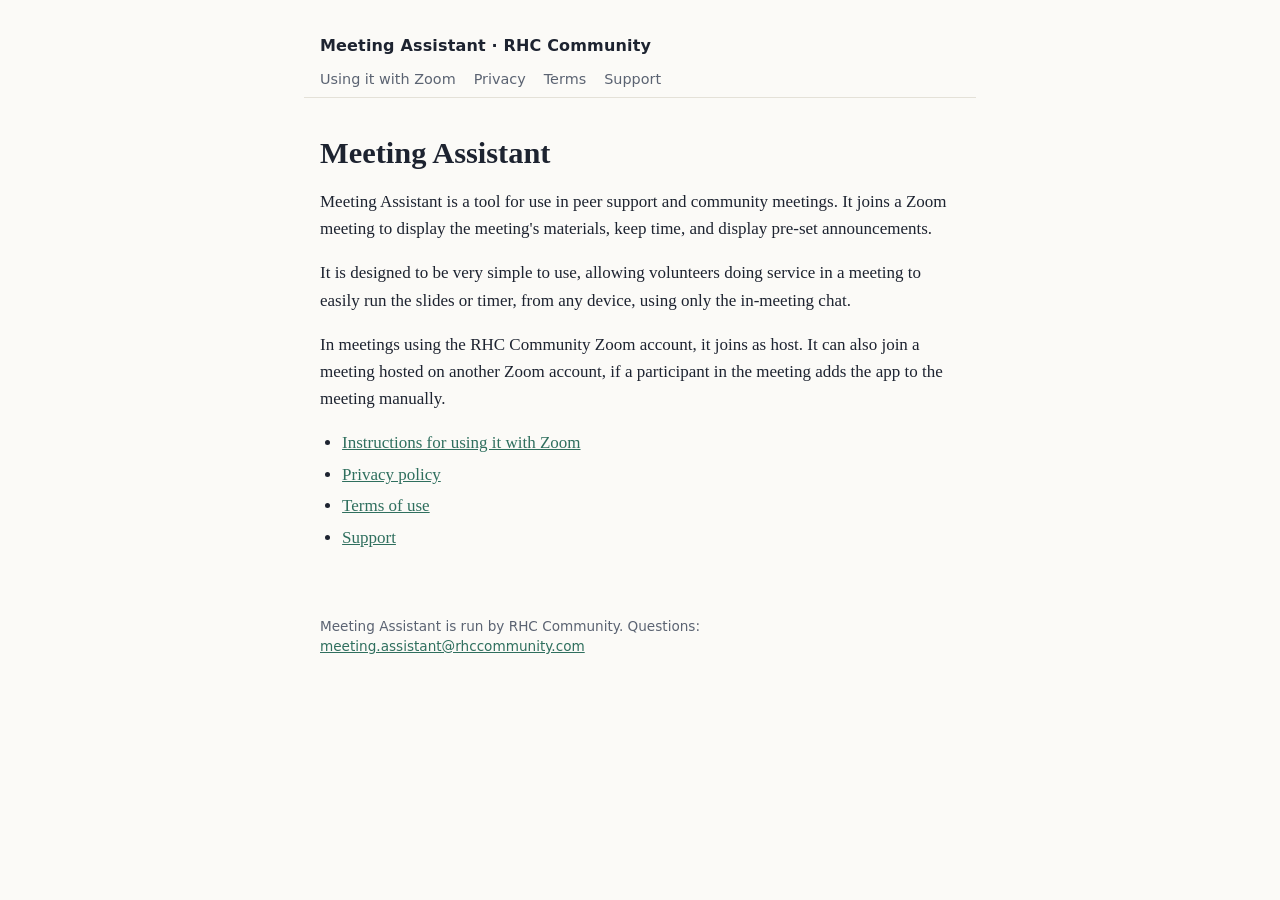
<file: index.html>
<!doctype html>
<html lang="en">
  <head>
    <meta charset="utf-8" />
    <meta name="viewport" content="width=device-width, initial-scale=1" />
    <title>Meeting Assistant</title>
    <meta
      name="description"
      content="Meeting Assistant, a Zoom meeting assistant run by RHC Community."
    />
    <link rel="stylesheet" href="./style.css" />
  </head>
  <body>
    <header>
      <a class="home" href="/">Meeting Assistant · RHC Community</a>
      <nav>
        <a href="./zoom/">Using it with Zoom</a><a href="./privacy/">Privacy</a
        ><a href="./terms/">Terms</a><a href="./support/">Support</a>
      </nav>
    </header>
    <main>
      <h1>Meeting Assistant</h1>
      <p>
        Meeting Assistant is a tool for use in peer support and community
        meetings. It joins a Zoom meeting to display the meeting's materials,
        keep time, and display pre-set announcements.
      </p>
      <p>
        It is designed to be very simple to use, allowing volunteers doing
        service in a meeting to easily run the slides or timer, from any device,
        using only the in-meeting chat.
      </p>
      <p>
        In meetings using the RHC Community Zoom account, it joins as host. It
        can also join a meeting hosted on another Zoom account, if a participant
        in the meeting adds the app to the meeting manually.
      </p>
      <ul>
        <li><a href="./zoom/">Instructions for using it with Zoom</a></li>
        <li><a href="./privacy/">Privacy policy</a></li>
        <li><a href="./terms/">Terms of use</a></li>
        <li><a href="./support/">Support</a></li>
      </ul>
    </main>
    <footer>
      Meeting Assistant is run by RHC Community. Questions:
      <a href="mailto:meeting.assistant@rhccommunity.com"
        >meeting.assistant@rhccommunity.com</a
      >
    </footer>
  </body>
</html>
</file>
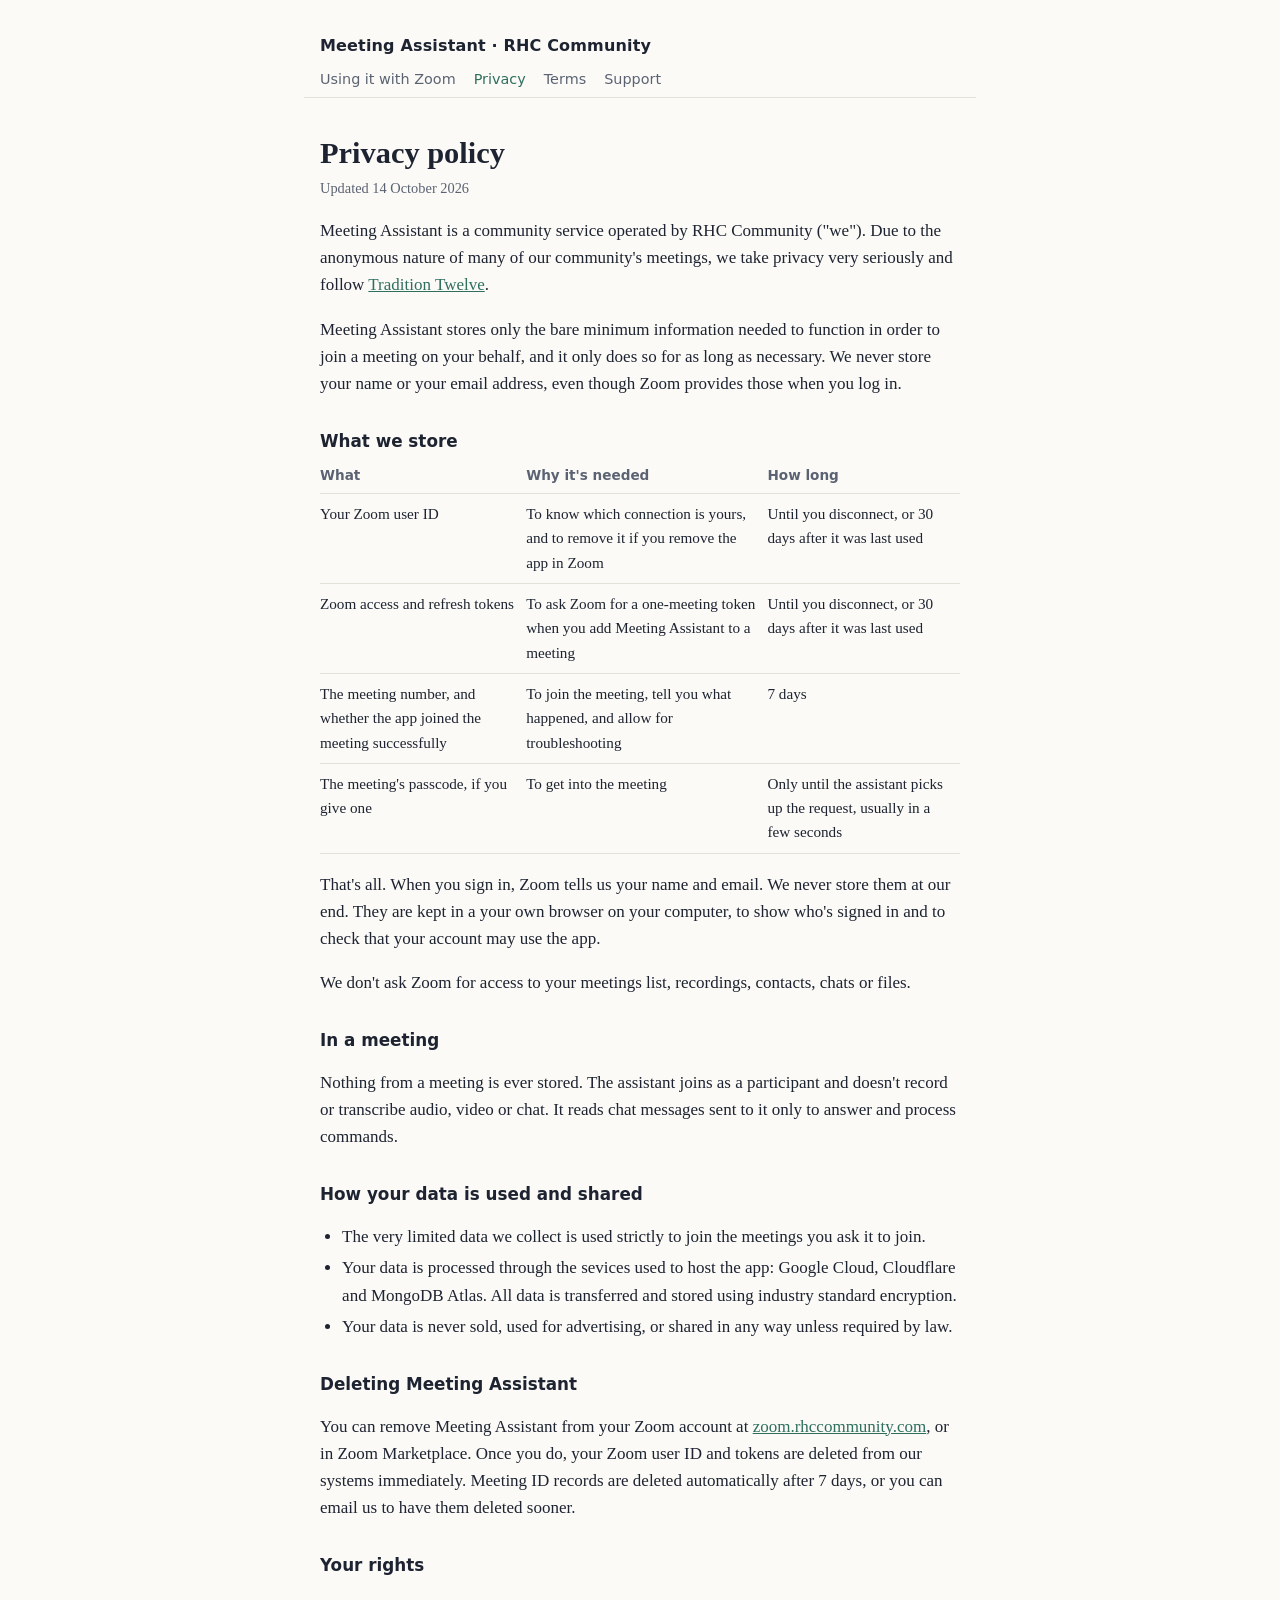
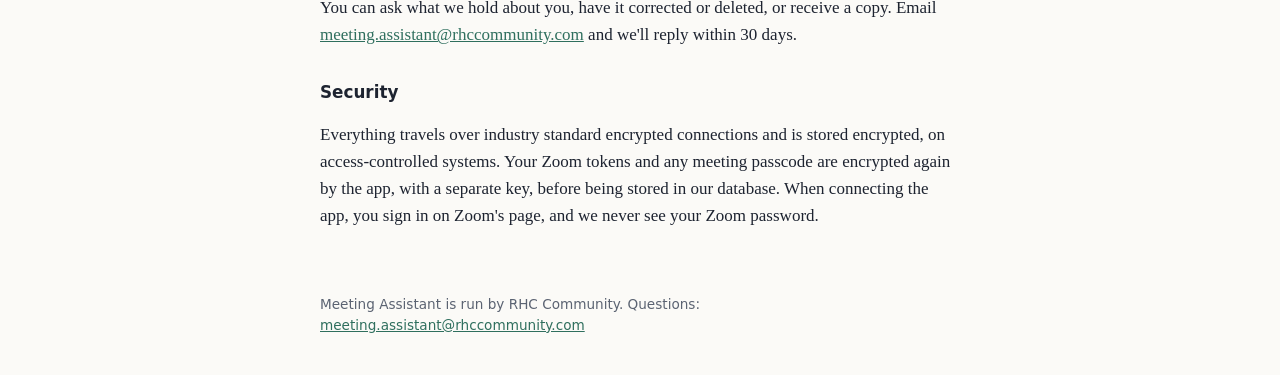
<file: privacy/index.html>
<!doctype html>
<html lang="en">
  <head>
    <meta charset="utf-8" />
    <meta name="viewport" content="width=device-width, initial-scale=1" />
    <title>Privacy policy · Meeting Assistant</title>
    <meta
      name="description"
      content="What Meeting Assistant collects from Zoom, why, and how to have it deleted."
    />
    <link rel="stylesheet" href="../style.css" />
  </head>
  <body>
    <header>
      <a class="home" href="../">Meeting Assistant · RHC Community</a>
      <nav>
        <a href="../zoom/">Using it with Zoom</a
        ><a href="../privacy/" aria-current="page">Privacy</a
        ><a href="../terms/">Terms</a><a href="../support/">Support</a>
      </nav>
    </header>
    <main>
      <h1>Privacy policy</h1>
      <p class="updated">Updated 14 October 2026</p>
      <p>
        Meeting Assistant is a community service operated by RHC Community
        ("we"). Due to the anonymous nature of many of our community's meetings,
        we take privacy very seriously and follow
        <a
          href="https://www.aa.org/sites/default/files/2022-01/en_tradition12.pdf"
          target="_blank"
          >Tradition Twelve</a
        >.
      </p>
      <p>
        Meeting Assistant stores only the bare minimum information needed to
        function in order to join a meeting on your behalf, and it only does so
        for as long as necessary. We never store your name or your email
        address, even though Zoom provides those when you log in.
      </p>

      <h2>What we store</h2>
      <div class="table-wrap">
        <table>
          <tr>
            <th>What</th>
            <th>Why it's needed</th>
            <th>How long</th>
          </tr>
          <tr>
            <td>Your Zoom user ID</td>
            <td>
              To know which connection is yours, and to remove it if you remove
              the app in Zoom
            </td>
            <td>Until you disconnect, or 30 days after it was last used</td>
          </tr>
          <tr>
            <td>Zoom access and refresh tokens</td>
            <td>
              To ask Zoom for a one-meeting token when you add Meeting Assistant
              to a meeting
            </td>
            <td>Until you disconnect, or 30 days after it was last used</td>
          </tr>
          <tr>
            <td>
              The meeting number, and whether the app joined the meeting
              successfully
            </td>
            <td>
              To join the meeting, tell you what happened, and allow for
              troubleshooting
            </td>
            <td>7 days</td>
          </tr>
          <tr>
            <td>The meeting's passcode, if you give one</td>
            <td>To get into the meeting</td>
            <td>
              Only until the assistant picks up the request, usually in a few
              seconds
            </td>
          </tr>
        </table>
      </div>
      <p>
        That's all. When you sign in, Zoom tells us your name and email. We
        never store them at our end. They are kept in a your own browser on your
        computer, to show who's signed in and to check that your account may use
        the app.
      </p>
      <p>
        We don't ask Zoom for access to your meetings list, recordings,
        contacts, chats or files.
      </p>

      <h2>In a meeting</h2>
      <p>
        Nothing from a meeting is ever stored. The assistant joins as a
        participant and doesn't record or transcribe audio, video or chat. It
        reads chat messages sent to it only to answer and process commands.
      </p>

      <h2>How your data is used and shared</h2>
      <ul>
        <li>
          The very limited data we collect is used strictly to join the meetings
          you ask it to join.
        </li>
        <li>
          Your data is processed through the sevices used to host the app:
          Google Cloud, Cloudflare and MongoDB Atlas. All data is transferred
          and stored using industry standard encryption.
        </li>
        <li>
          Your data is never sold, used for advertising, or shared in any way
          unless required by law.
        </li>
      </ul>

      <h2>Deleting Meeting Assistant</h2>
      <p>
        You can remove Meeting Assistant from your Zoom account at
        <a href="https://zoom.rhccommunity.com/" target="_blank"
          >zoom.rhccommunity.com</a
        >, or in Zoom Marketplace. Once you do, your Zoom user ID and tokens are
        deleted from our systems immediately. Meeting ID records are deleted
        automatically after 7 days, or you can email us to have them deleted
        sooner.
      </p>

      <h2>Your rights</h2>
      <p>
        You can ask what we hold about you, have it corrected or deleted, or
        receive a copy. Email
        <a href="mailto:meeting.assistant@rhccommunity.com"
          >meeting.assistant@rhccommunity.com</a
        >
        and we'll reply within 30 days.
      </p>

      <h2>Security</h2>
      <p>
        Everything travels over industry standard encrypted connections and is
        stored encrypted, on access-controlled systems. Your Zoom tokens and any
        meeting passcode are encrypted again by the app, with a separate key,
        before being stored in our database. When connecting the app, you sign
        in on Zoom's page, and we never see your Zoom password.
      </p>
    </main>
    <footer>
      Meeting Assistant is run by RHC Community. Questions:
      <a href="mailto:meeting.assistant@rhccommunity.com"
        >meeting.assistant@rhccommunity.com</a
      >
    </footer>
  </body>
</html>
</file>
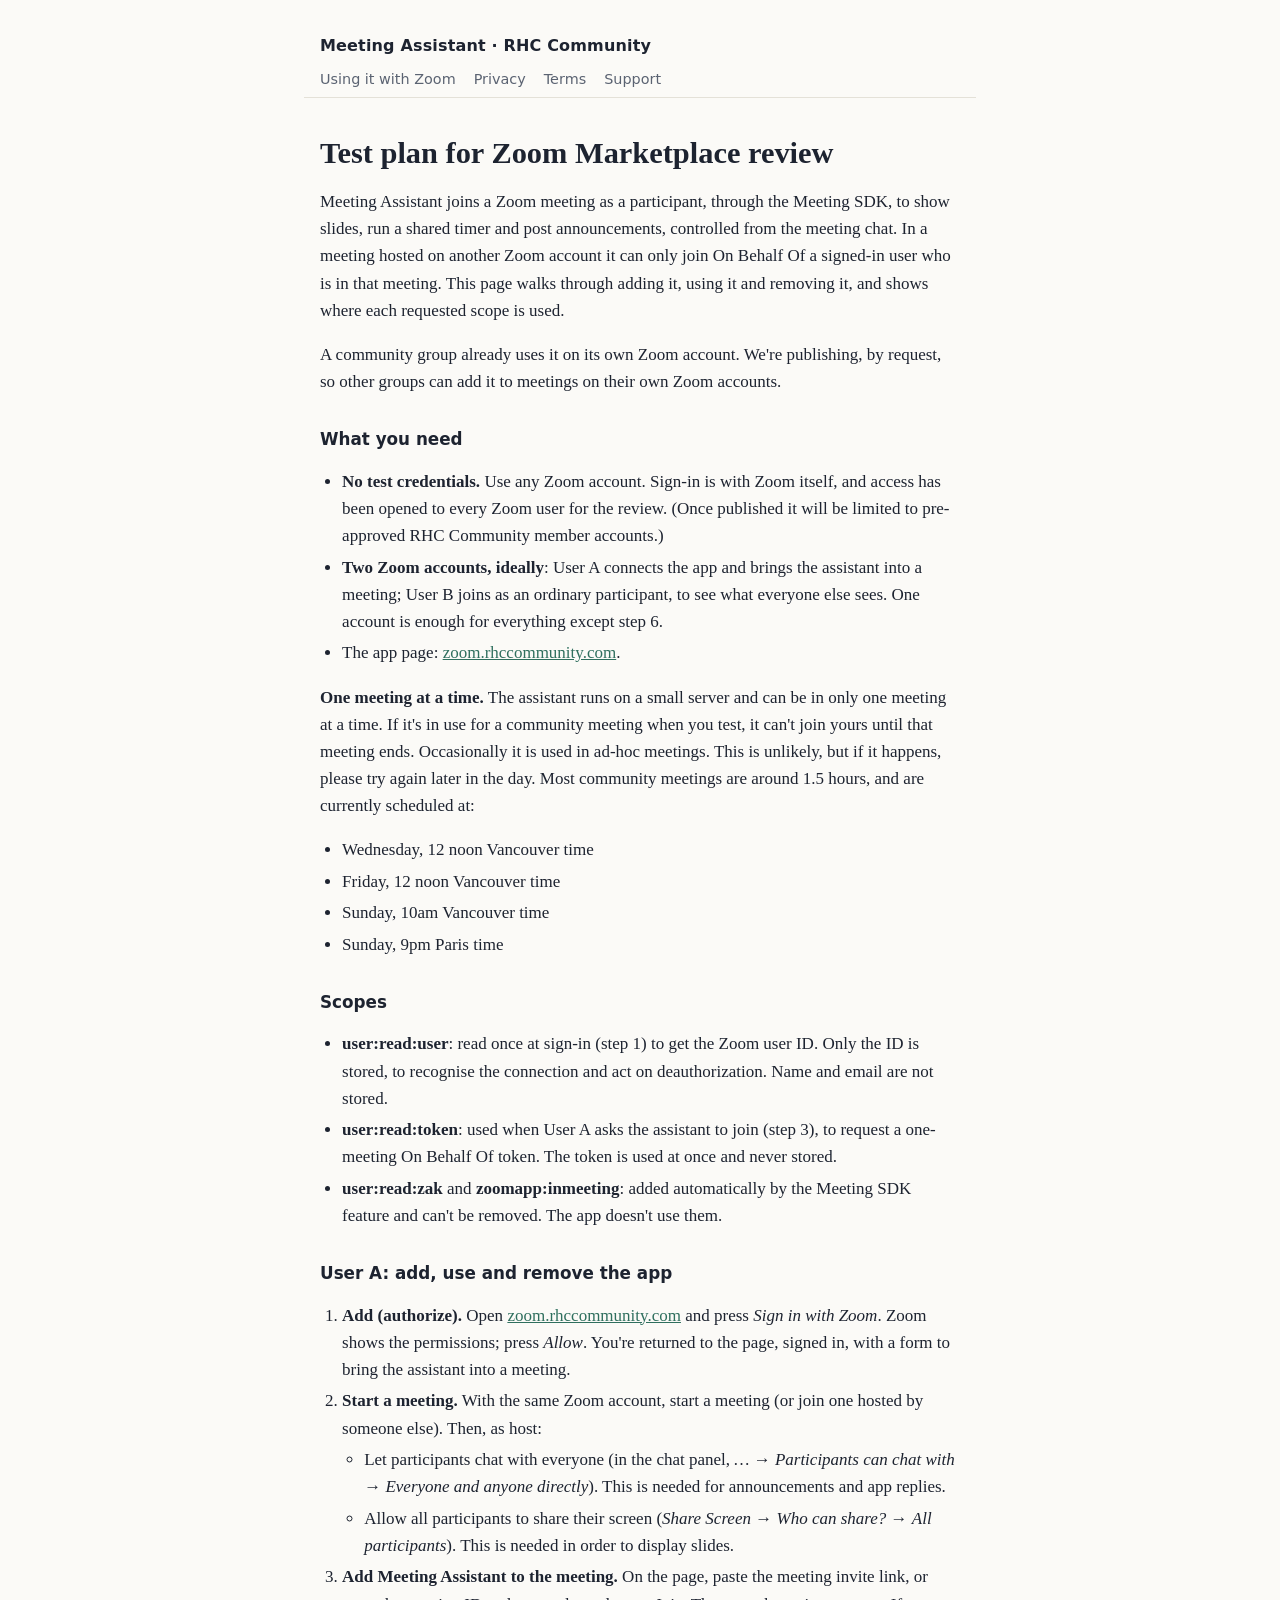
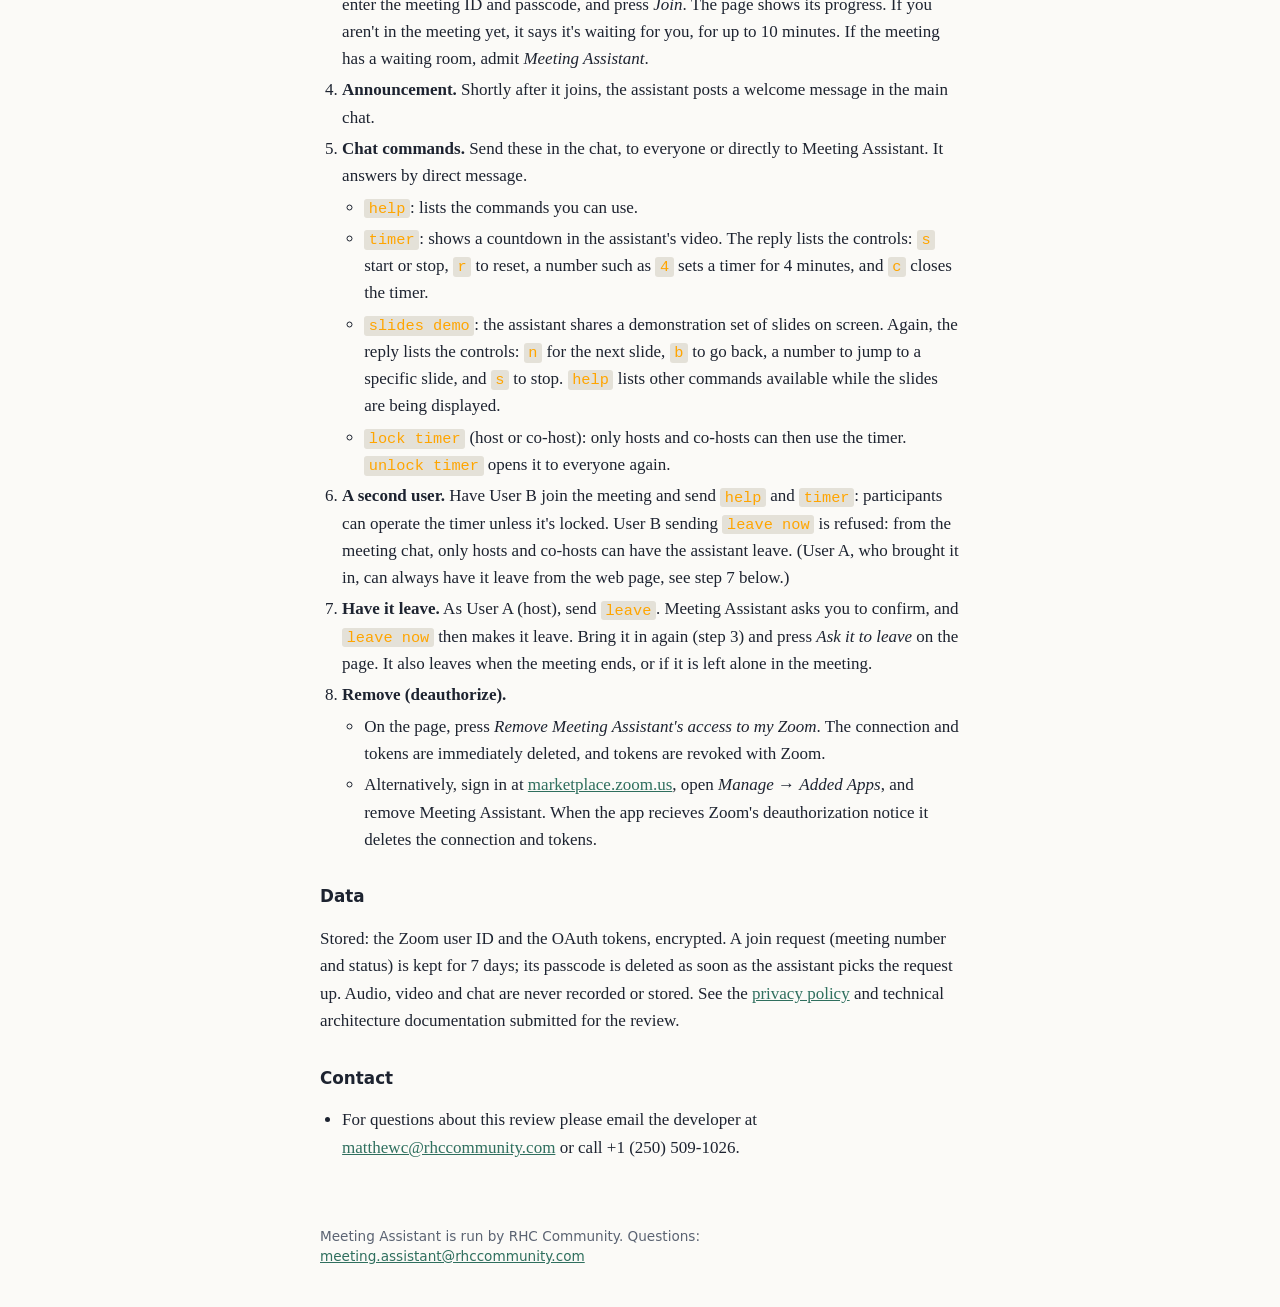
<file: review/index.html>
<!doctype html>
<html lang="en">
  <head>
    <meta charset="utf-8" />
    <meta name="viewport" content="width=device-width, initial-scale=1" />
    <meta name="robots" content="noindex, nofollow" />
    <title>Test plan · Meeting Assistant</title>
    <meta
      name="description"
      content="How to test Meeting Assistant for Zoom Marketplace review."
    />
    <link rel="stylesheet" href="../style.css" />
  </head>
  <body>
    <header>
      <a class="home" href="../">Meeting Assistant · RHC Community</a>
      <nav>
        <a href="../zoom/">Using it with Zoom</a
        ><a href="../privacy/">Privacy</a><a href="../terms/">Terms</a
        ><a href="../support/">Support</a>
      </nav>
    </header>
    <main>
      <h1>Test plan for Zoom Marketplace review</h1>
      <p>
        Meeting Assistant joins a Zoom meeting as a participant, through the
        Meeting SDK, to show slides, run a shared timer and post announcements,
        controlled from the meeting chat. In a meeting hosted on another Zoom
        account it can only join On Behalf Of a signed-in user who is in that
        meeting. This page walks through adding it, using it and removing it,
        and shows where each requested scope is used.
      </p>

      <p>
        A community group already uses it on its own Zoom account. We're
        publishing, by request, so other groups can add it to meetings on their
        own Zoom accounts.
      </p>

      <h2>What you need</h2>
      <ul>
        <li>
          <strong>No test credentials.</strong> Use any Zoom account. Sign-in is
          with Zoom itself, and access has been opened to every Zoom user for
          the review. (Once published it will be limited to pre-approved RHC
          Community member accounts.)
        </li>
        <li>
          <strong>Two Zoom accounts, ideally</strong>: User A connects the app
          and brings the assistant into a meeting; User B joins as an ordinary
          participant, to see what everyone else sees. One account is enough for
          everything except step 6.
        </li>
        <li>
          The app page:
          <a href="https://zoom.rhccommunity.com" target="_blank"
            >zoom.rhccommunity.com</a
          >.
        </li>
      </ul>
      <p>
        <strong>One meeting at a time.</strong> The assistant runs on a small
        server and can be in only one meeting at a time. If it's in use for a
        community meeting when you test, it can't join yours until that meeting
        ends. Occasionally it is used in ad-hoc meetings. This is unlikely, but
        if it happens, please try again later in the day. Most community
        meetings are around 1.5 hours, and are currently scheduled at:
      </p>
      <ul>
        <li>Wednesday, 12 noon Vancouver time</li>
        <li>Friday, 12 noon Vancouver time</li>
        <li>Sunday, 10am Vancouver time</li>
        <li>Sunday, 9pm Paris time</li>
      </ul>

      <h2>Scopes</h2>
      <ul>
        <li>
          <strong>user:read:user</strong>: read once at sign-in (step 1) to get
          the Zoom user ID. Only the ID is stored, to recognise the connection
          and act on deauthorization. Name and email are not stored.
        </li>
        <li>
          <strong>user:read:token</strong>: used when User A asks the assistant
          to join (step 3), to request a one-meeting On Behalf Of token. The
          token is used at once and never stored.
        </li>
        <li>
          <strong>user:read:zak</strong> and <strong>zoomapp:inmeeting</strong>:
          added automatically by the Meeting SDK feature and can't be removed.
          The app doesn't use them.
        </li>
      </ul>

      <h2>User A: add, use and remove the app</h2>
      <ol>
        <li>
          <strong>Add (authorize).</strong> Open
          <a href="https://zoom.rhccommunity.com">zoom.rhccommunity.com</a> and
          press <em>Sign in with Zoom</em>. Zoom shows the permissions; press
          <em>Allow</em>. You're returned to the page, signed in, with a form to
          bring the assistant into a meeting.
        </li>
        <li>
          <strong>Start a meeting.</strong> With the same Zoom account, start a
          meeting (or join one hosted by someone else). Then, as host:
          <ul>
            <li>
              Let participants chat with everyone (in the chat panel,
              <em>…</em> → <em>Participants can chat with</em> →
              <em>Everyone and anyone directly</em>). This is needed for
              announcements and app replies.
            </li>
            <li>
              Allow all participants to share their screen (<em
                >Share Screen</em
              >
              → <em>Who can share?</em> → <em>All participants</em>). This is
              needed in order to display slides.
            </li>
          </ul>
        </li>
        <li>
          <strong>Add Meeting Assistant to the meeting.</strong> On the page,
          paste the meeting invite link, or enter the meeting ID and passcode,
          and press <em>Join</em>. The page shows its progress. If you aren't in
          the meeting yet, it says it's waiting for you, for up to 10 minutes.
          If the meeting has a waiting room, admit <em>Meeting Assistant</em>.
        </li>
        <li>
          <strong>Announcement.</strong> Shortly after it joins, the assistant
          posts a welcome message in the main chat.
        </li>
        <li>
          <strong>Chat commands.</strong> Send these in the chat, to everyone or
          directly to Meeting Assistant. It answers by direct message.
          <ul>
            <li><code>help</code>: lists the commands you can use.</li>
            <li>
              <code>timer</code>: shows a countdown in the assistant's video.
              The reply lists the controls: <code>s</code> start or stop,
              <code>r</code> to reset, a number such as <code>4</code> sets a
              timer for 4 minutes, and <code>c</code> closes the timer.
            </li>
            <li>
              <code>slides demo</code>: the assistant shares a demonstration set
              of slides on screen. Again, the reply lists the controls:
              <code>n</code> for the next slide, <code>b</code> to go back, a
              number to jump to a specific slide, and <code>s</code> to stop.
              <code>help</code> lists other commands available while the slides
              are being displayed.
            </li>
            <li>
              <code>lock timer</code> (host or co-host): only hosts and co-hosts
              can then use the timer. <code>unlock timer</code> opens it to
              everyone again.
            </li>
          </ul>
        </li>
        <li>
          <strong>A second user.</strong> Have User B join the meeting and send
          <code>help</code> and <code>timer</code>: participants can operate the
          timer unless it's locked. User B sending <code>leave now</code> is
          refused: from the meeting chat, only hosts and co-hosts can have the
          assistant leave. (User A, who brought it in, can always have it leave
          from the web page, see step 7 below.)
        </li>
        <li>
          <strong>Have it leave.</strong> As User A (host), send
          <code>leave</code>. Meeting Assistant asks you to confirm, and
          <code>leave now</code> then makes it leave. Bring it in again (step 3)
          and press <em>Ask it to leave</em> on the page. It also leaves when
          the meeting ends, or if it is left alone in the meeting.
        </li>
        <li>
          <strong>Remove (deauthorize).</strong>
          <ul>
            <li>
              On the page, press
              <em>Remove Meeting Assistant's access to my Zoom</em>. The
              connection and tokens are immediately deleted, and tokens are
              revoked with Zoom.
            </li>
            <li>
              Alternatively, sign in at
              <a href="https://marketplace.zoom.us">marketplace.zoom.us</a>,
              open <em>Manage</em> → <em>Added Apps</em>, and remove Meeting
              Assistant. When the app recieves Zoom's deauthorization notice it
              deletes the connection and tokens.
            </li>
          </ul>
        </li>
      </ol>

      <h2>Data</h2>
      <p>
        Stored: the Zoom user ID and the OAuth tokens, encrypted. A join request
        (meeting number and status) is kept for 7 days; its passcode is deleted
        as soon as the assistant picks the request up. Audio, video and chat are
        never recorded or stored. See the
        <a href="/privacy/">privacy policy</a> and technical architecture
        documentation submitted for the review.
      </p>

      <h2>Contact</h2>
      <ul>
        <li>
          For questions about this review please email the developer at
          <a href="mailto:matthewc@rhccommunity.com"
            >matthewc@rhccommunity.com</a
          >
          or call +1 (250) 509-1026.
        </li>
      </ul>
    </main>
    <footer>
      Meeting Assistant is run by RHC Community. Questions:
      <a href="mailto:meeting.assistant@rhccommunity.com"
        >meeting.assistant@rhccommunity.com</a
      >
    </footer>
  </body>
</html>
</file>
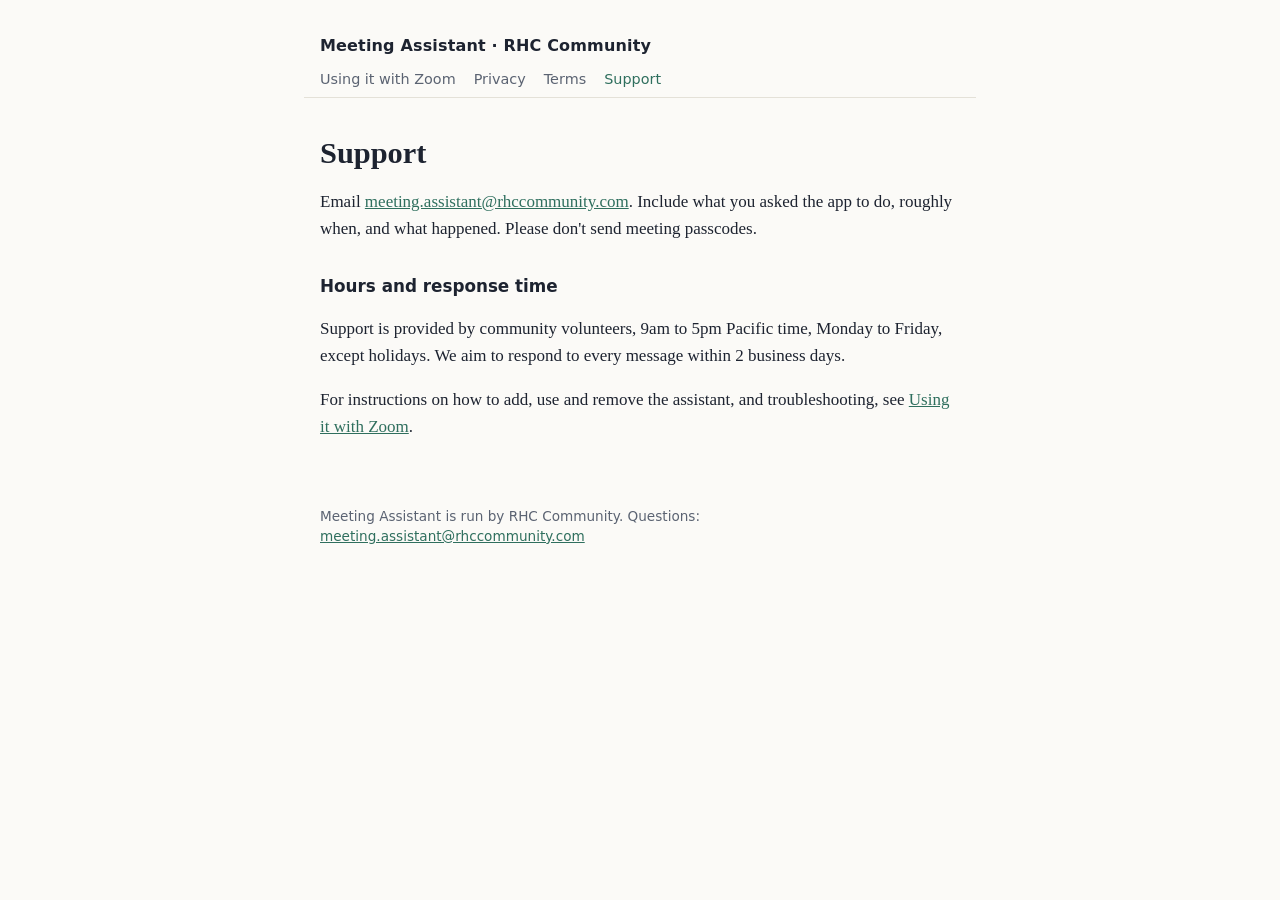
<file: support/index.html>
<!doctype html>
<html lang="en">
  <head>
    <meta charset="utf-8" />
    <meta name="viewport" content="width=device-width, initial-scale=1" />
    <title>Support · Meeting Assistant</title>
    <meta name="description" content="Getting help with Meeting Assistant." />
    <link rel="stylesheet" href="../style.css" />
  </head>
  <body>
    <header>
      <a class="home" href="../">Meeting Assistant · RHC Community</a>
      <nav>
        <a href="../zoom/">Using it with Zoom</a
        ><a href="../privacy/">Privacy</a><a href="../terms/">Terms</a
        ><a href="../support/" aria-current="page">Support</a>
      </nav>
    </header>
    <main>
      <h1>Support</h1>
      <p>
        Email
        <a href="mailto:meeting.assistant@rhccommunity.com"
          >meeting.assistant@rhccommunity.com</a
        >. Include what you asked the app to do, roughly when, and what
        happened. Please don't send meeting passcodes.
      </p>
      <h2>Hours and response time</h2>
      <p>
        Support is provided by community volunteers, 9am to 5pm Pacific time,
        Monday to Friday, except holidays. We aim to respond to every message
        within 2 business days.
      </p>
      <p>
        For instructions on how to add, use and remove the assistant, and
        troubleshooting, see <a href="/zoom/">Using it with Zoom</a>.
      </p>
    </main>
    <footer>
      Meeting Assistant is run by RHC Community. Questions:
      <a href="mailto:meeting.assistant@rhccommunity.com"
        >meeting.assistant@rhccommunity.com</a
      >
    </footer>
  </body>
</html>
</file>
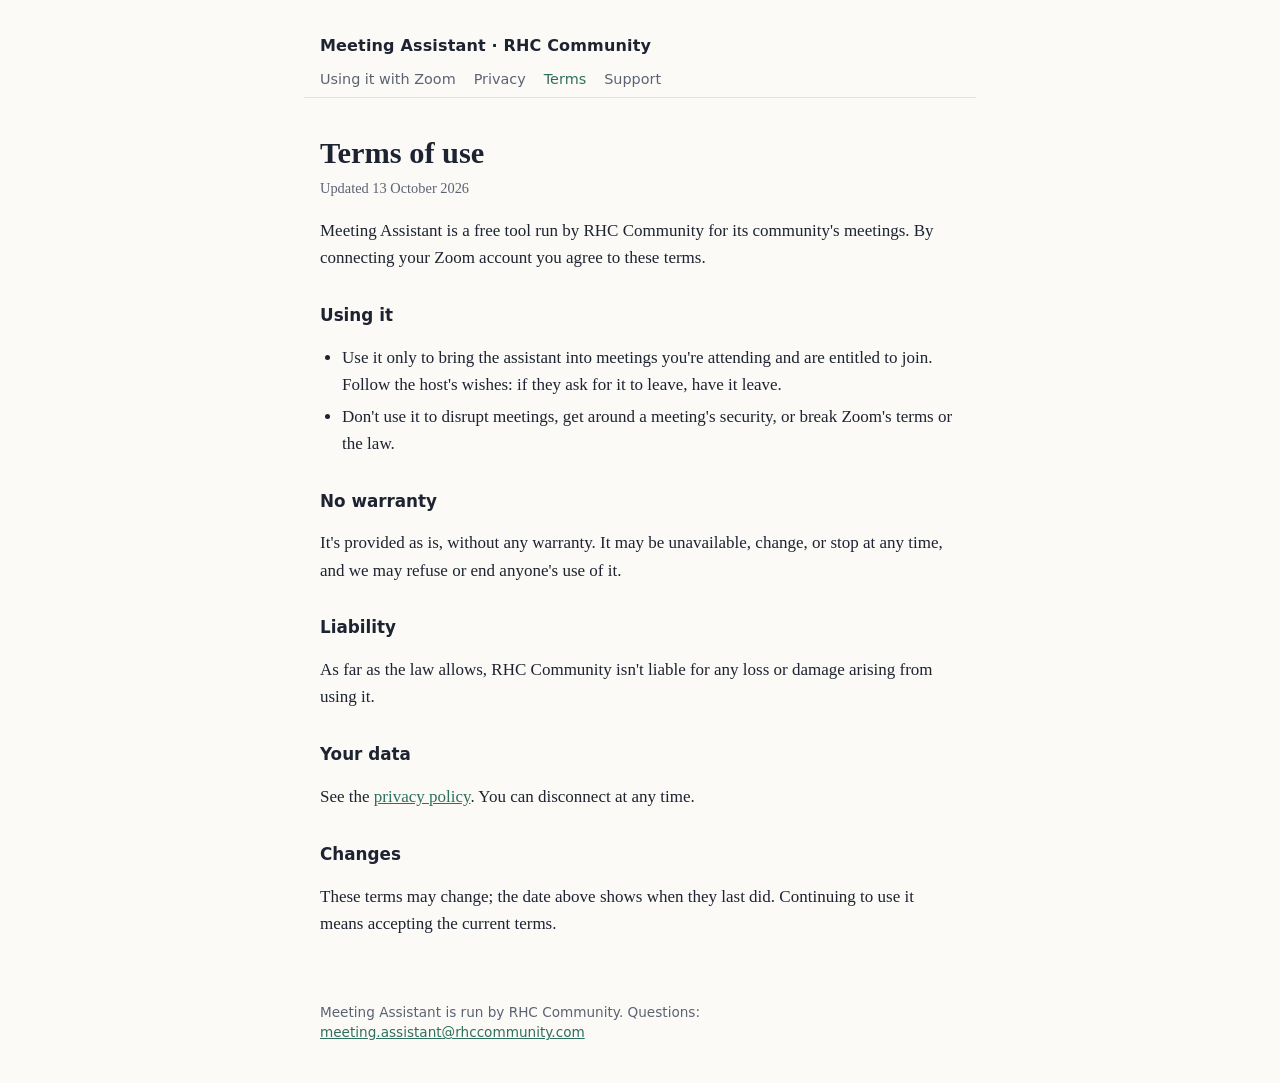
<file: terms/index.html>
<!doctype html>
<html lang="en">
  <head>
    <meta charset="utf-8" />
    <meta name="viewport" content="width=device-width, initial-scale=1" />
    <title>Terms of use · Meeting Assistant</title>
    <meta name="description" content="Terms of use for Meeting Assistant." />
    <link rel="stylesheet" href="../style.css" />
  </head>
  <body>
    <header>
      <a class="home" href="../">Meeting Assistant · RHC Community</a>
      <nav>
        <a href="../zoom/">Using it with Zoom</a
        ><a href="../privacy/">Privacy</a
        ><a href="../terms/" aria-current="page">Terms</a
        ><a href="../support/">Support</a>
      </nav>
    </header>
    <main>
      <h1>Terms of use</h1>
      <p class="updated">Updated 13 October 2026</p>
      <p>
        Meeting Assistant is a free tool run by RHC Community for its
        community's meetings. By connecting your Zoom account you agree to these
        terms.
      </p>
      <h2>Using it</h2>
      <ul>
        <li>
          Use it only to bring the assistant into meetings you're attending and
          are entitled to join. Follow the host's wishes: if they ask for it to
          leave, have it leave.
        </li>
        <li>
          Don't use it to disrupt meetings, get around a meeting's security, or
          break Zoom's terms or the law.
        </li>
      </ul>
      <h2>No warranty</h2>
      <p>
        It's provided as is, without any warranty. It may be unavailable,
        change, or stop at any time, and we may refuse or end anyone's use of
        it.
      </p>
      <h2>Liability</h2>
      <p>
        As far as the law allows, RHC Community isn't liable for any loss or
        damage arising from using it.
      </p>
      <h2>Your data</h2>
      <p>
        See the <a href="/privacy/">privacy policy</a>. You can disconnect at
        any time.
      </p>
      <h2>Changes</h2>
      <p>
        These terms may change; the date above shows when they last did.
        Continuing to use it means accepting the current terms.
      </p>
    </main>
    <footer>
      Meeting Assistant is run by RHC Community. Questions:
      <a href="mailto:meeting.assistant@rhccommunity.com"
        >meeting.assistant@rhccommunity.com</a
      >
    </footer>
  </body>
</html>
</file>
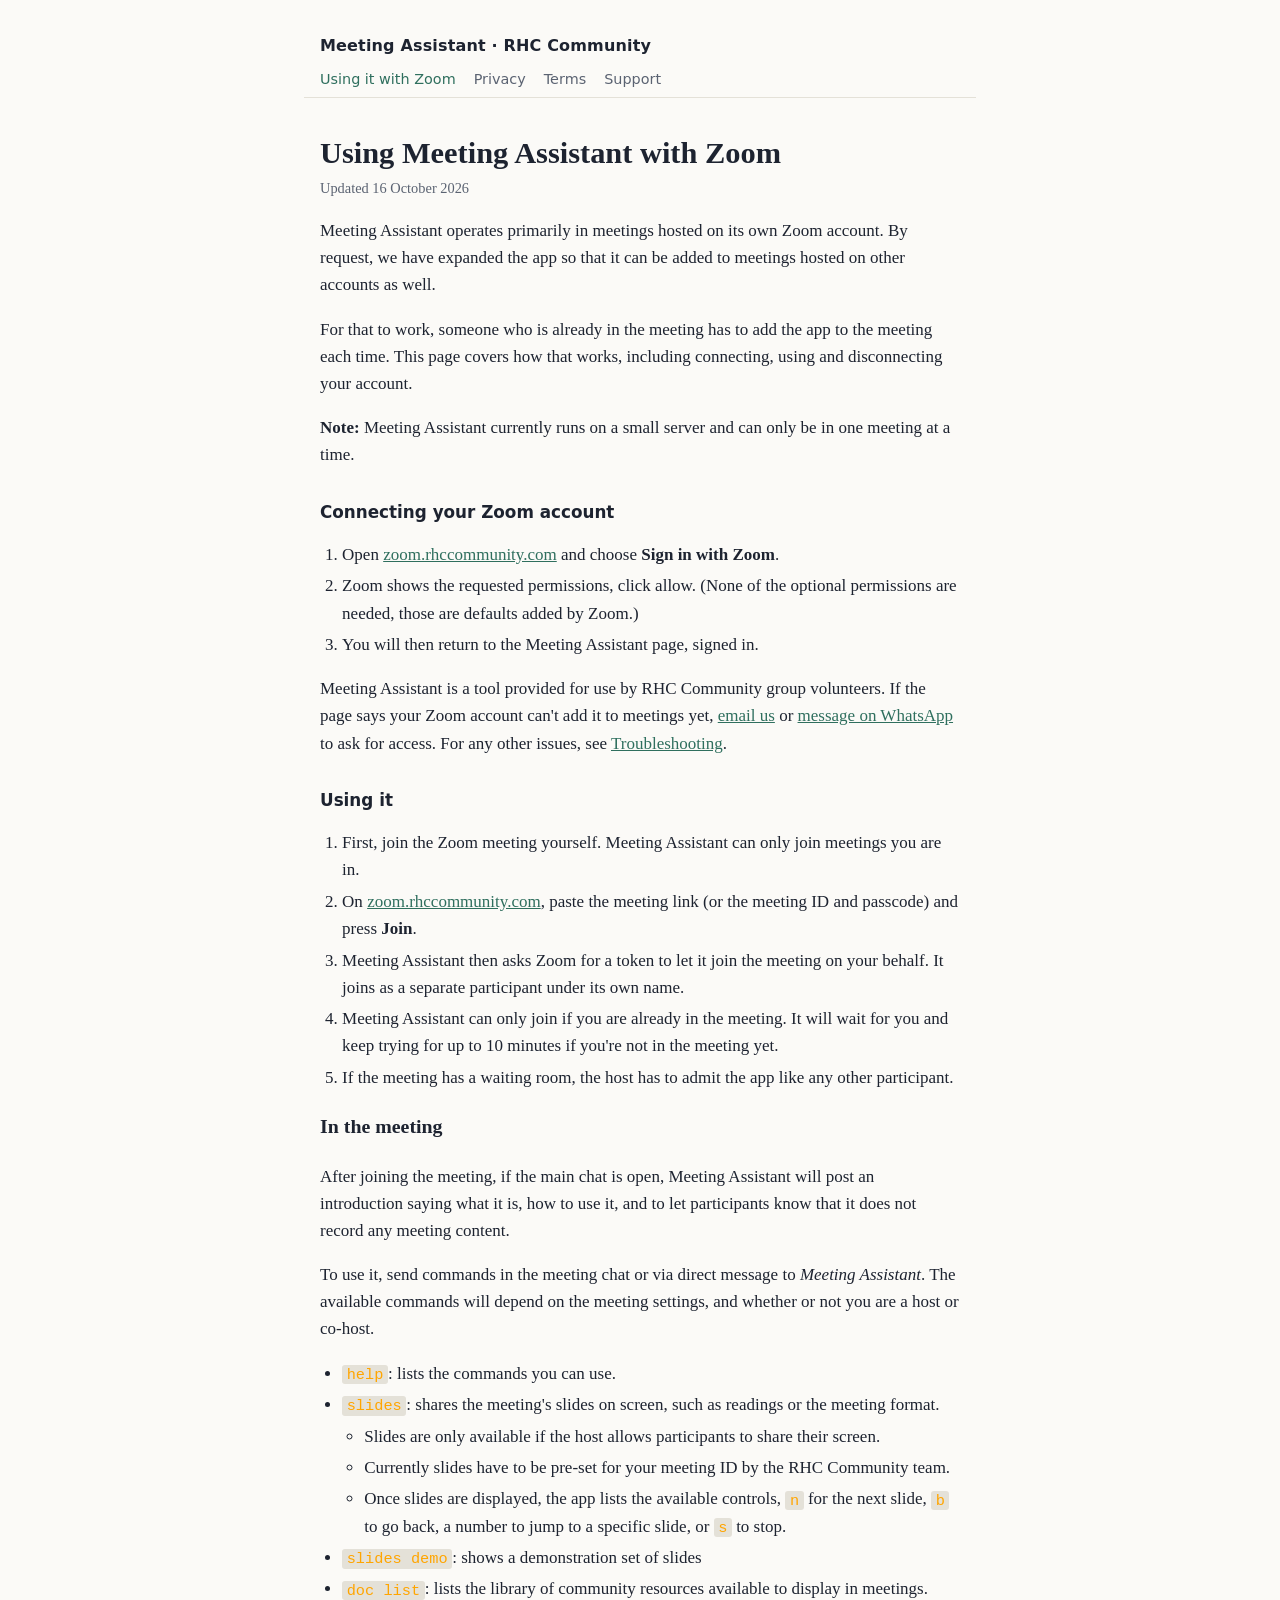
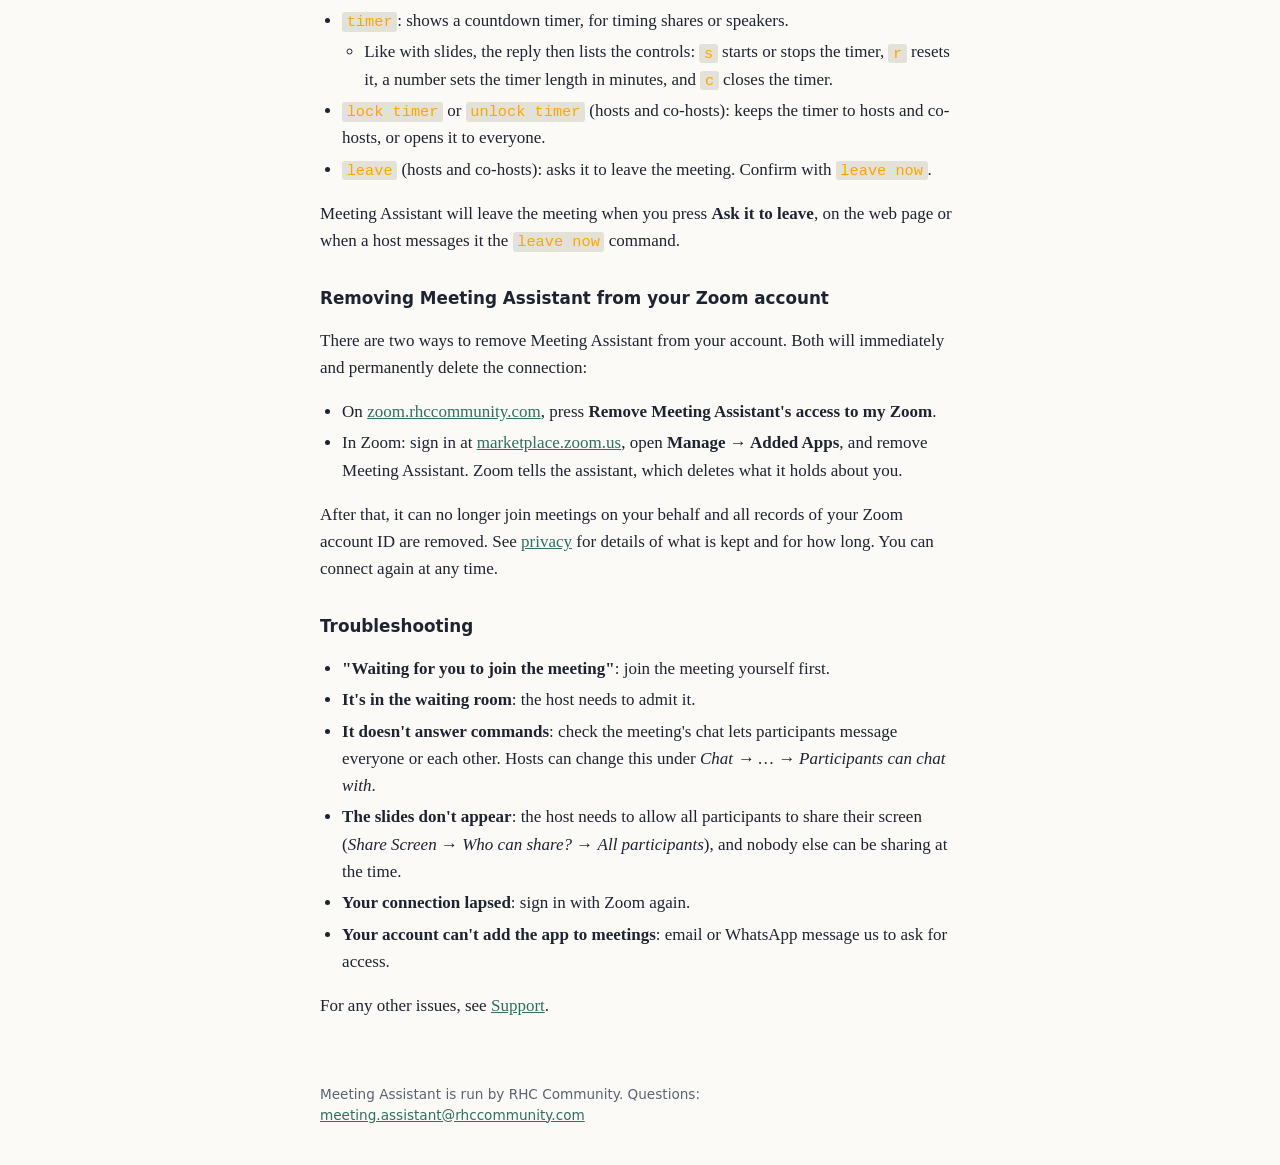
<file: zoom/index.html>
<!doctype html>
<html lang="en">
  <head>
    <meta charset="utf-8" />
    <meta name="viewport" content="width=device-width, initial-scale=1" />
    <title>Using Meeting Assistant with Zoom</title>
    <meta
      name="description"
      content="How to connect, use and disconnect Meeting Assistant with your Zoom account."
    />
    <link rel="stylesheet" href="../style.css" />
  </head>
  <body>
    <header>
      <a class="home" href="../">Meeting Assistant · RHC Community</a>
      <nav>
        <a href="../zoom/" aria-current="page">Using it with Zoom</a
        ><a href="../privacy/">Privacy</a><a href="../terms/">Terms</a
        ><a href="../support/">Support</a>
      </nav>
    </header>
    <main>
      <h1>Using Meeting Assistant with Zoom</h1>
      <p class="updated">Updated 16 October 2026</p>

      <p>
        Meeting Assistant operates primarily in meetings hosted on its own Zoom
        account. By request, we have expanded the app so that it can be added to
        meetings hosted on other accounts as well.
      </p>
      <p>
        For that to work, someone who is already in the meeting has to add the
        app to the meeting each time. This page covers how that works, including
        connecting, using and disconnecting your account.
      </p>

      <p>
        <strong>Note:</strong> Meeting Assistant currently runs on a small
        server and can only be in one meeting at a time.
      </p>

      <h2>Connecting your Zoom account</h2>
      <ol>
        <li>
          Open
          <a href="https://zoom.rhccommunity.com" target="_blank"
            >zoom.rhccommunity.com</a
          >
          and choose <strong>Sign in with Zoom</strong>.
        </li>
        <li>
          Zoom shows the requested permissions, click allow. (None of the
          optional permissions are needed, those are defaults added by Zoom.)
        </li>
        <li>You will then return to the Meeting Assistant page, signed in.</li>
      </ol>
      <p>
        Meeting Assistant is a tool provided for use by RHC Community group
        volunteers. If the page says your Zoom account can't add it to meetings
        yet,
        <a href="mailto:meeting.assistant@rhccommunity.com">email us</a> or
        <a href="https://wa.me/4506007700" target="_blank"
          >message on WhatsApp</a
        >
        to ask for access. For any other issues, see
        <a href="#troubleshooting">Troubleshooting</a>.
      </p>

      <h2>Using it</h2>
      <ol>
        <li>
          First, join the Zoom meeting yourself. Meeting Assistant can only join
          meetings you are in.
        </li>
        <li>
          On
          <a href="https://zoom.rhccommunity.com" target="_blank"
            >zoom.rhccommunity.com</a
          >, paste the meeting link (or the meeting ID and passcode) and press
          <strong>Join</strong>.
        </li>
        <li>
          Meeting Assistant then asks Zoom for a token to let it join the
          meeting on your behalf. It joins as a separate participant under its
          own name.
        </li>
        <li>
          Meeting Assistant can only join if you are already in the meeting. It
          will wait for you and keep trying for up to 10 minutes if you're not
          in the meeting yet.
        </li>
        <li>
          If the meeting has a waiting room, the host has to admit the app like
          any other participant.
        </li>
      </ol>
      <h3>In the meeting</h3>
      <p>
        After joining the meeting, if the main chat is open, Meeting Assistant
        will post an introduction saying what it is, how to use it, and to let
        participants know that it does not record any meeting content.
      </p>
      <p>
        To use it, send commands in the meeting chat or via direct message to
        <em>Meeting Assistant</em>. The available commands will depend on the
        meeting settings, and whether or not you are a host or co-host.
      </p>
      <ul>
        <li><code>help</code>: lists the commands you can use.</li>
        <li>
          <code>slides</code>: shares the meeting's slides on screen, such as
          readings or the meeting format.
          <ul>
            <li>
              Slides are only available if the host allows participants to share
              their screen.
            </li>
            <li>
              Currently slides have to be pre-set for your meeting ID by the RHC
              Community team.
            </li>
            <li>
              Once slides are displayed, the app lists the available controls,
              <code>n</code> for the next slide, <code>b</code> to go back, a
              number to jump to a specific slide, or <code>s</code> to stop.
            </li>
          </ul>
        </li>

        <li><code>slides demo</code>: shows a demonstration set of slides</li>
        <li>
          <code>doc list</code>: lists the library of community resources
          available to display in meetings.
        </li>
        <li>
          <code>timer</code>: shows a countdown timer, for timing shares or
          speakers.
          <ul>
            <li>
              Like with slides, the reply then lists the controls:
              <code>s</code> starts or stops the timer, <code>r</code> resets
              it, a number sets the timer length in minutes, and
              <code>c</code> closes the timer.
            </li>
          </ul>
        </li>
        <li>
          <code>lock timer</code> or <code>unlock timer</code> (hosts and
          co-hosts): keeps the timer to hosts and co-hosts, or opens it to
          everyone.
        </li>
        <li>
          <code>leave</code> (hosts and co-hosts): asks it to leave the meeting.
          Confirm with <code>leave now</code>.
        </li>
      </ul>
      <p>
        Meeting Assistant will leave the meeting when you press
        <strong>Ask it to leave</strong>, on the web page or when a host
        messages it the <code>leave now</code> command.
      </p>

      <h2>Removing Meeting Assistant from your Zoom account</h2>
      <p>
        There are two ways to remove Meeting Assistant from your account. Both
        will immediately and permanently delete the connection:
      </p>
      <ul>
        <li>
          On
          <a href="https://zoom.rhccommunity.com" target="_blank"
            >zoom.rhccommunity.com</a
          >, press
          <strong>Remove Meeting Assistant's access to my Zoom</strong>.
        </li>
        <li>
          In Zoom: sign in at
          <a href="https://marketplace.zoom.us/user/installed" target="_blank"
            >marketplace.zoom.us</a
          >, open <strong>Manage → Added Apps</strong>, and remove Meeting
          Assistant. Zoom tells the assistant, which deletes what it holds about
          you.
        </li>
      </ul>
      <p>
        After that, it can no longer join meetings on your behalf and all
        records of your Zoom account ID are removed. See
        <a href="../privacy/">privacy</a> for details of what is kept and for
        how long. You can connect again at any time.
      </p>

      <h2 id="troubleshooting">Troubleshooting</h2>
      <ul>
        <li>
          <strong>"Waiting for you to join the meeting"</strong>: join the
          meeting yourself first.
        </li>
        <li>
          <strong>It's in the waiting room</strong>: the host needs to admit it.
        </li>
        <li>
          <strong>It doesn't answer commands</strong>: check the meeting's chat
          lets participants message everyone or each other. Hosts can change
          this under <em>Chat → … → Participants can chat with</em>.
        </li>
        <li>
          <strong>The slides don't appear</strong>: the host needs to allow all
          participants to share their screen (<em>Share Screen</em> →
          <em>Who can share?</em> → <em>All participants</em>), and nobody else
          can be sharing at the time.
        </li>
        <li>
          <strong>Your connection lapsed</strong>: sign in with Zoom again.
        </li>
        <li>
          <strong>Your account can't add the app to meetings</strong>: email or
          WhatsApp message us to ask for access.
        </li>
      </ul>
      <p>For any other issues, see <a href="../support/">Support</a>.</p>
    </main>
    <footer>
      Meeting Assistant is run by RHC Community. Questions:
      <a href="mailto:meeting.assistant@rhccommunity.com"
        >meeting.assistant@rhccommunity.com</a
      >
    </footer>
  </body>
</html>
</file>
<file: style.css>
:root {
  --bg: #fbfaf7;
  --fg: #1d2330;
  --muted: #5b6372;
  --rule: #e4e1d8;
  --accent: #2f6f5e;
  --note-bg: #fff6d6;
  --note-fg: #6b5300;
}
@media (prefers-color-scheme: dark) {
  :root {
    --bg: #14171d;
    --fg: #e6e8ec;
    --muted: #9aa3b2;
    --rule: #2a2f38;
    --accent: #7cc4ad;
    --note-bg: #3a3214;
    --note-fg: #f3dc8b;
  }
}
* {
  box-sizing: border-box;
}
html {
  -webkit-text-size-adjust: 100%;
}
body {
  margin: 0;
  background: var(--bg);
  color: var(--fg);
  font:
    17px/1.6 ui-serif,
    Georgia,
    "Times New Roman",
    serif;
}
header,
main,
footer {
  max-width: 42rem;
  margin: 0 auto;
  padding: 0 16px;
}
header {
  padding-top: 32px;
  padding-bottom: 8px;
  border-bottom: 1px solid var(--rule);
}
header a.home {
  color: var(--fg);
  text-decoration: none;
  font:
    600 1rem/1.2 ui-sans-serif,
    system-ui,
    sans-serif;
  letter-spacing: 0.01em;
}
nav {
  margin-top: 10px;
  display: flex;
  flex-wrap: wrap;
  gap: 4px 18px;
  font:
    0.9rem/1.4 ui-sans-serif,
    system-ui,
    sans-serif;
}
nav a {
  color: var(--muted);
  text-decoration: none;
}
nav a[aria-current="page"] {
  color: var(--accent);
}
main {
  padding-top: 24px;
  padding-bottom: 48px;
}
h1 {
  font-size: 1.9rem;
  line-height: 1.2;
  margin: 0.4em 0 0.2em;
}
h2 {
  font:
    600 1.05rem/1.3 ui-sans-serif,
    system-ui,
    sans-serif;
  margin: 2em 0 0.4em;
}
p.updated {
  color: var(--muted);
  font-size: 0.9rem;
  margin-top: 0;
}
a {
  color: var(--accent);
}
ul,
ol {
  padding-left: 1.3em;
}
li {
  margin: 0.25em 0;
}
code {
  font:
    0.9em ui-monospace,
    SFMono-Regular,
    Menlo,
    monospace;
  color: orange;
  background: var(--rule);
  padding: 0.05em 0.3em;
  border-radius: 3px;
}
table {
  border-collapse: collapse;
  width: 100%;
  font-size: 0.95rem;
}
th,
td {
  text-align: left;
  vertical-align: top;
  padding: 8px 10px 8px 0;
  border-bottom: 1px solid var(--rule);
}
th {
  font:
    600 0.85rem/1.3 ui-sans-serif,
    system-ui,
    sans-serif;
  color: var(--muted);
}
.table-wrap {
  overflow-x: auto;
}
.todo {
  background: var(--note-bg);
  color: var(--note-fg);
  padding: 0 0.25em;
  border-radius: 3px;
  font-family: ui-sans-serif, system-ui, sans-serif;
  font-size: 0.9em;
}
footer {
  padding-bottom: 40px;
  color: var(--muted);
  font:
    0.85rem/1.5 ui-sans-serif,
    system-ui,
    sans-serif;
}
</file>
